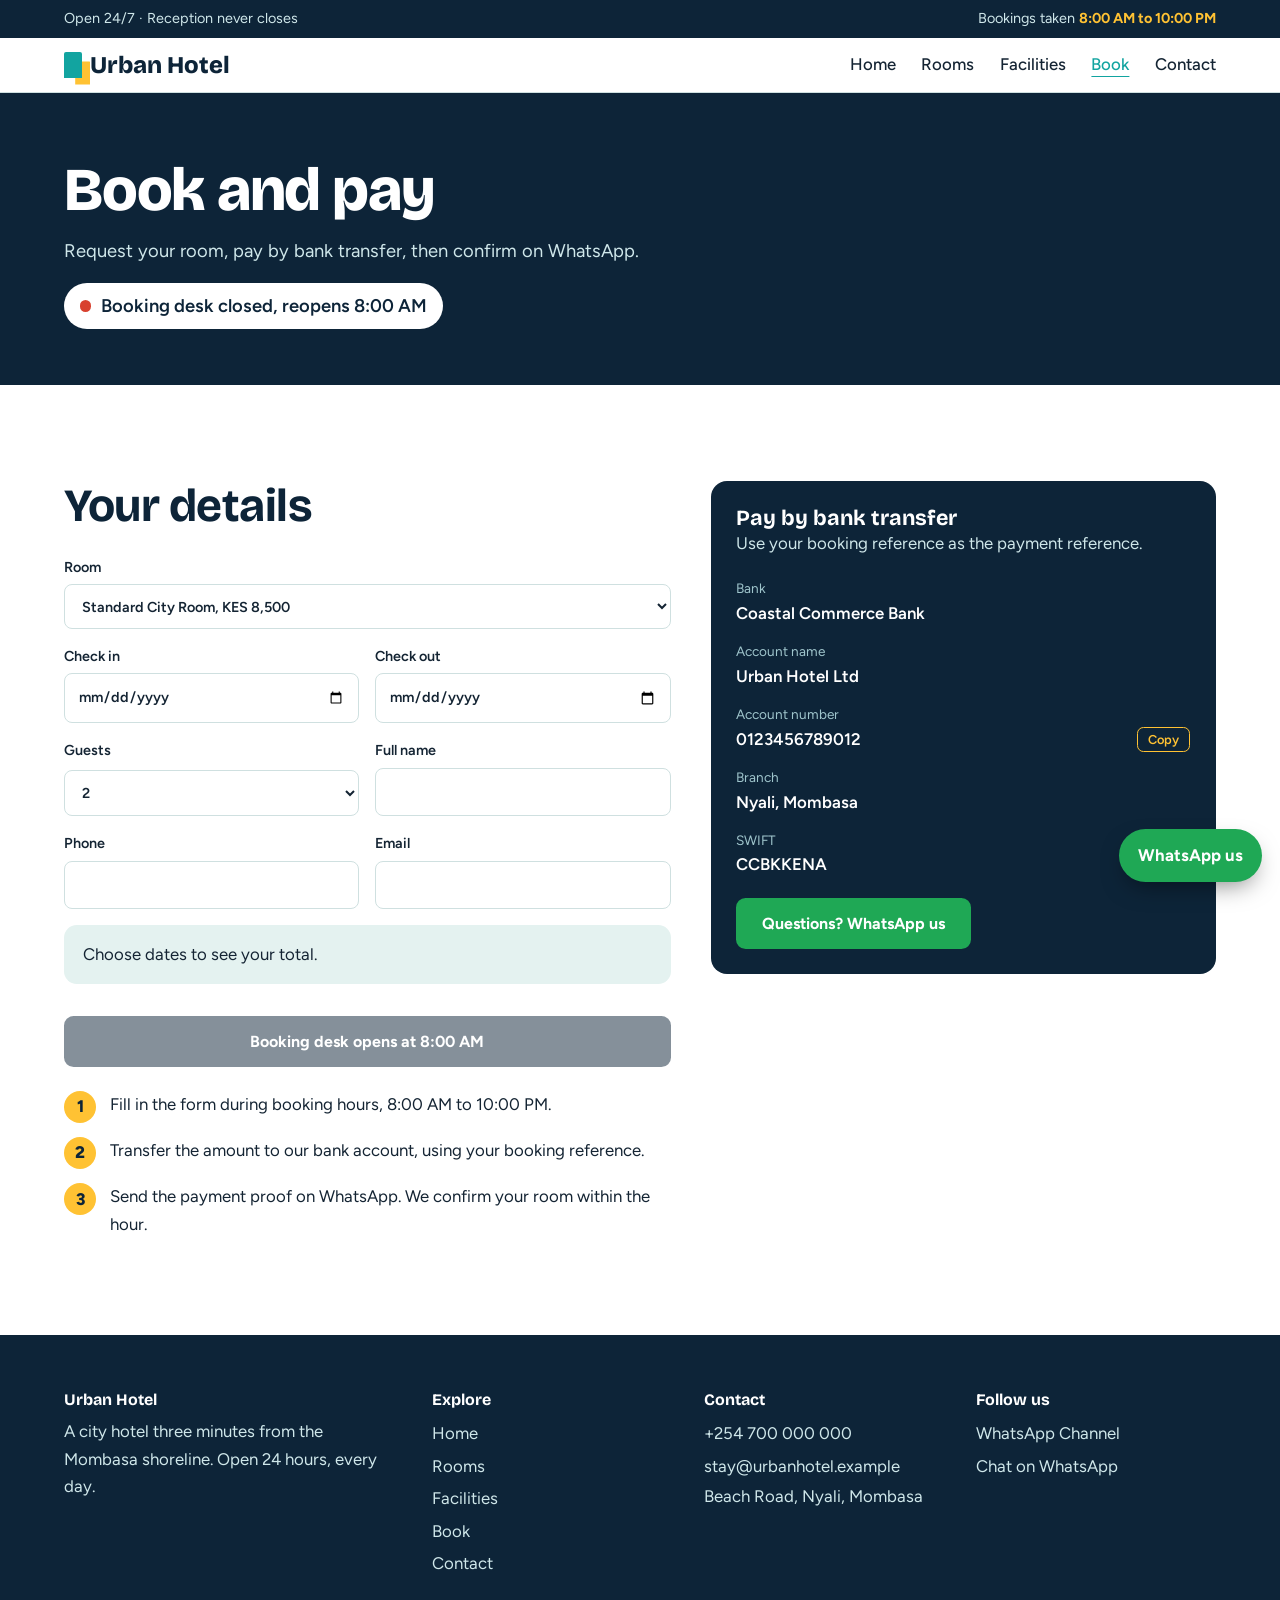
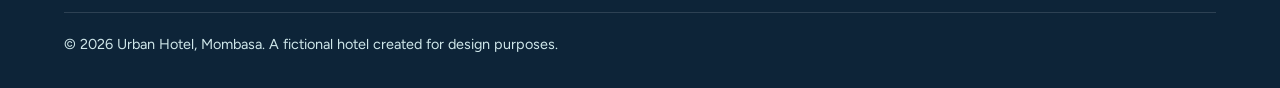
<file: booking.html>
<!DOCTYPE html>
<html lang="en"><head><meta charset="utf-8"><meta name="viewport" content="width=device-width, initial-scale=1">
<title>Book and pay | Urban Hotel Mombasa</title><meta name="description" content="Book a room at Urban Hotel and pay by bank transfer. Booking desk 8 AM to 10 PM.">
<link rel="preconnect" href="https://fonts.googleapis.com"><link rel="preconnect" href="https://fonts.gstatic.com" crossorigin>
<link href="https://fonts.googleapis.com/css2?family=Bricolage+Grotesque:wght@500;700;800&family=Figtree:wght@400;500;600;700&display=swap" rel="stylesheet">
<link rel="stylesheet" href="styles.css"></head><body>
<a class="skip" href="#main">Skip to content</a>
<div class="bar"><span>Open 24/7 · Reception never closes</span><span>Bookings taken <b>8:00 AM to 10:00 PM</b></span></div>
<header class="nav"><a class="logo" href="index.html"><i></i>Urban Hotel</a>
<button class="mbtn" aria-expanded="false" aria-controls="menu">Menu</button>
<nav id="menu" aria-label="Main"><a href="index.html">Home</a><a href="rooms.html">Rooms</a><a href="facilities.html">Facilities</a><a href="booking.html" aria-current="page">Book</a><a href="contact.html">Contact</a></nav></header>
<main id="main"><div class="page-h"><h1>Book and pay</h1><p>Request your room, pay by bank transfer, then confirm on WhatsApp.</p><p style="margin-top:1rem"><span class="status" aria-live="polite"></span></p></div>
<section class="wrap"><div class="bk"><div><h2>Your details</h2>
<form class="f" id="bookform" style="margin-top:1.5rem">
<label class="full">Room<select name="room"><option value="standard">Standard City Room, KES 8,500</option><option value="deluxe">Deluxe Sea-View Room, KES 12,500</option><option value="suite">Executive Suite, KES 21,000</option></select></label>
<label>Check in<input type="date" name="in" required></label><label>Check out<input type="date" name="out" required></label>
<label>Guests<select name="guests"><option>1</option><option selected>2</option><option>3</option><option>4</option></select></label>
<label>Full name<input name="name" autocomplete="name" required></label>
<label>Phone<input name="phone" type="tel" autocomplete="tel" required></label><label>Email<input name="email" type="email" autocomplete="email" required></label>
<div class="sum full" id="sum" aria-live="polite"></div><p class="err full" id="err" role="alert"></p>
<button class="btn dk full" id="submit" type="submit">Request booking</button></form><div id="result" style="margin-top:1.5rem"></div>
<ol class="steps"><li><span>Fill in the form during booking hours, 8:00 AM to 10:00 PM.</span></li><li><span>Transfer the amount to our bank account, using your booking reference.</span></li><li><span>Send the payment proof on WhatsApp. We confirm your room within the hour.</span></li></ol></div>
<aside class="pay" aria-labelledby="pt"><h3 id="pt">Pay by bank transfer</h3><p style="color:#cfe7ea">Use your booking reference as the payment reference.</p>
<!-- DEMO DETAILS: replace with the hotel's real bank account before launch -->
<dl><div><dt>Bank</dt><dd>Coastal Commerce Bank</dd></div><div><dt>Account name</dt><dd>Urban Hotel Ltd</dd></div>
<div><dt>Account number</dt><dd>0123456789012 <button class="cp" type="button" data-copy="0123456789012">Copy</button></dd></div>
<div><dt>Branch</dt><dd>Nyali, Mombasa</dd></div><div><dt>SWIFT</dt><dd>CCBKKENA</dd></div></dl>
<a class="btn wa" target="_blank" rel="noopener" href="https://wa.me/254700000000?text=Hello%20Urban%20Hotel%2C%20I%20need%20help%20with%20a%20booking">Questions? WhatsApp us</a></aside></div></section></main>
<footer class="foot"><div class="g"><div><h3>Urban Hotel</h3><p>A city hotel three minutes from the Mombasa shoreline. Open 24 hours, every day.</p></div>
<div><h3>Explore</h3><a href="index.html">Home</a><a href="rooms.html">Rooms</a><a href="facilities.html">Facilities</a><a href="booking.html">Book</a><a href="contact.html">Contact</a></div>
<div><h3>Contact</h3><a href="tel:+254700000000">+254 700 000 000</a><a href="mailto:stay@urbanhotel.example">stay@urbanhotel.example</a><span>Beach Road, Nyali, Mombasa</span></div>
<div><h3>Follow us</h3><a target="_blank" rel="noopener" href="https://whatsapp.com/channel/REPLACE_WITH_YOUR_CHANNEL_CODE">WhatsApp Channel</a><a target="_blank" rel="noopener" href="https://wa.me/254700000000">Chat on WhatsApp</a></div></div>
<p class="c">© <span class="yr"></span> Urban Hotel, Mombasa. A fictional hotel created for design purposes.</p></footer>
<a class="wfloat" target="_blank" rel="noopener" href="https://wa.me/254700000000?text=Hello%20Urban%20Hotel">WhatsApp us</a>
<script src="script.js"></script></body></html>
</file>
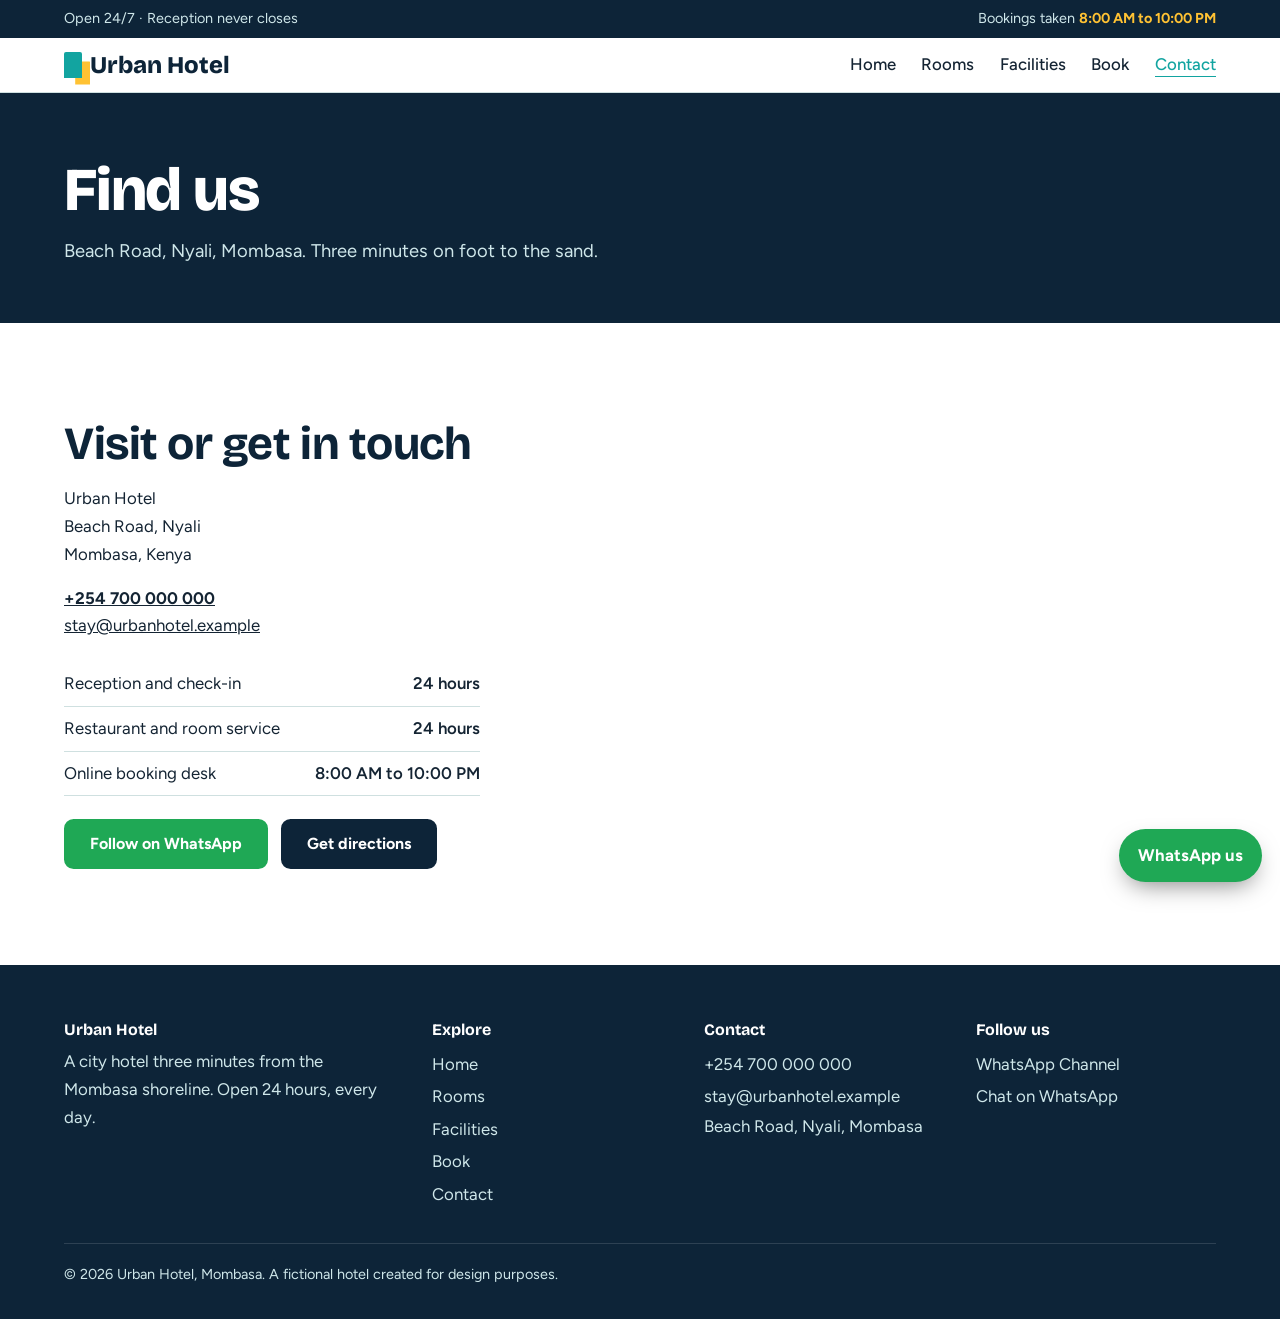
<file: contact.html>
<!DOCTYPE html>
<html lang="en"><head><meta charset="utf-8"><meta name="viewport" content="width=device-width, initial-scale=1">
<title>Find us | Urban Hotel Mombasa</title><meta name="description" content="Urban Hotel, Beach Road, Nyali, Mombasa. Map, phone, hours and WhatsApp.">
<link rel="preconnect" href="https://fonts.googleapis.com"><link rel="preconnect" href="https://fonts.gstatic.com" crossorigin>
<link href="https://fonts.googleapis.com/css2?family=Bricolage+Grotesque:wght@500;700;800&family=Figtree:wght@400;500;600;700&display=swap" rel="stylesheet">
<link rel="stylesheet" href="styles.css"></head><body>
<a class="skip" href="#main">Skip to content</a>
<div class="bar"><span>Open 24/7 · Reception never closes</span><span>Bookings taken <b>8:00 AM to 10:00 PM</b></span></div>
<header class="nav"><a class="logo" href="index.html"><i></i>Urban Hotel</a>
<button class="mbtn" aria-expanded="false" aria-controls="menu">Menu</button>
<nav id="menu" aria-label="Main"><a href="index.html">Home</a><a href="rooms.html">Rooms</a><a href="facilities.html">Facilities</a><a href="booking.html">Book</a><a href="contact.html" aria-current="page">Contact</a></nav></header>
<main id="main"><div class="page-h"><h1>Find us</h1><p>Beach Road, Nyali, Mombasa. Three minutes on foot to the sand.</p></div>
<section class="wrap"><div class="row2" style="align-items:stretch"><div><h2>Visit or get in touch</h2><address style="font-style:normal;margin:1rem 0">Urban Hotel<br>Beach Road, Nyali<br>Mombasa, Kenya</address>
<p><a href="tel:+254700000000"><b>+254 700 000 000</b></a><br><a href="mailto:stay@urbanhotel.example">stay@urbanhotel.example</a></p>
<table style="margin:1.4rem 0"><tr><td>Reception and check-in</td><td>24 hours</td></tr><tr><td>Restaurant and room service</td><td>24 hours</td></tr><tr><td>Online booking desk</td><td>8:00 AM to 10:00 PM</td></tr></table>
<div style="display:flex;gap:.8rem;flex-wrap:wrap"><a class="btn wa" target="_blank" rel="noopener" href="https://whatsapp.com/channel/REPLACE_WITH_YOUR_CHANNEL_CODE">Follow on WhatsApp</a><a class="btn dk" target="_blank" rel="noopener" href="https://www.google.com/maps/search/?api=1&query=Nyali+Beach+Mombasa">Get directions</a></div></div>
<div class="map"><iframe title="Map showing Urban Hotel's location near Nyali Beach, Mombasa" loading="lazy" src="https://maps.google.com/maps?q=Nyali+Beach+Mombasa+Kenya&z=15&output=embed"></iframe></div></div></section></main>
<footer class="foot"><div class="g"><div><h3>Urban Hotel</h3><p>A city hotel three minutes from the Mombasa shoreline. Open 24 hours, every day.</p></div>
<div><h3>Explore</h3><a href="index.html">Home</a><a href="rooms.html">Rooms</a><a href="facilities.html">Facilities</a><a href="booking.html">Book</a><a href="contact.html">Contact</a></div>
<div><h3>Contact</h3><a href="tel:+254700000000">+254 700 000 000</a><a href="mailto:stay@urbanhotel.example">stay@urbanhotel.example</a><span>Beach Road, Nyali, Mombasa</span></div>
<div><h3>Follow us</h3><a target="_blank" rel="noopener" href="https://whatsapp.com/channel/REPLACE_WITH_YOUR_CHANNEL_CODE">WhatsApp Channel</a><a target="_blank" rel="noopener" href="https://wa.me/254700000000">Chat on WhatsApp</a></div></div>
<p class="c">© <span class="yr"></span> Urban Hotel, Mombasa. A fictional hotel created for design purposes.</p></footer>
<a class="wfloat" target="_blank" rel="noopener" href="https://wa.me/254700000000?text=Hello%20Urban%20Hotel">WhatsApp us</a>
<script src="script.js"></script></body></html>
</file>
<file: styles.css>
:root{--navy:#0d2438;--lagoon:#12a4a0;--glass:#e4f2f0;--sun:#ffc233;--mag:#c2185b;--ink:#142433;--mute:#4d6070;--line:#cfe0e0;
--head:"Bricolage Grotesque",system-ui,sans-serif;--body:"Figtree",system-ui,sans-serif;--pad:clamp(1.25rem,5vw,4.5rem)}
*{box-sizing:border-box;margin:0}html{scroll-behavior:smooth}
body{font:400 1.05rem/1.65 var(--body);color:var(--ink);background:#fff}
img{display:block;max-width:100%}a{color:inherit}
:focus-visible{outline:3px solid var(--sun);outline-offset:3px}
.skip{position:absolute;left:-999px}.skip:focus{left:1rem;top:1rem;background:#fff;padding:.5rem 1rem;z-index:50}
h1,h2,h3{font-family:var(--head);color:var(--navy);line-height:1.1}
h1{font-size:clamp(2.5rem,6vw,5rem);font-weight:800;letter-spacing:-.02em}
h2{font-size:clamp(1.9rem,3.6vw,2.9rem);font-weight:700;letter-spacing:-.01em}
h3{font-size:1.35rem;font-weight:700}
.wrap{padding:clamp(3.5rem,8vw,6rem) var(--pad)}
.narrow{max-width:46rem}.lead{font-size:1.2rem;color:var(--mute);margin-top:.9rem}
 
.bar{background:var(--navy);color:#cfe7ea;font-size:.9rem;padding:.45rem var(--pad);display:flex;justify-content:space-between;gap:1rem;flex-wrap:wrap}
.bar b{color:var(--sun)}
.nav{position:sticky;top:0;z-index:20;display:flex;justify-content:space-between;align-items:center;padding:.8rem var(--pad);background:#fff;border-bottom:1px solid var(--line)}
.logo{font:800 1.5rem var(--head);text-decoration:none;color:var(--navy);display:flex;gap:.5rem;align-items:center}
.logo i{width:1.1rem;height:1.6rem;background:var(--lagoon);border-radius:2px 2px 0 0;box-shadow:.6rem .5rem 0 -.1rem var(--sun)}
#menu{display:flex;gap:1.6rem;align-items:center}#menu a{text-decoration:none;font-weight:500}
#menu a:hover,#menu a[aria-current]{color:var(--lagoon)}
#menu a[aria-current]{text-decoration:underline;text-underline-offset:6px}
.mbtn{display:none;font:inherit;background:none;border:1.5px solid var(--navy);border-radius:.5rem;padding:.3rem .8rem}
 
.btn{display:inline-block;font:700 1rem var(--body);padding:.85rem 1.5rem;border-radius:.6rem;background:var(--sun);color:var(--navy);border:2px solid var(--sun);text-decoration:none;cursor:pointer;transition:transform .15s}
.btn:hover{transform:translateY(-2px)}.btn.alt{background:transparent;color:#fff;border-color:#fff}
.btn.dk{background:var(--navy);color:#fff;border-color:var(--navy)}.btn.wa{background:#1fa855;border-color:#1fa855;color:#fff}
.btn[disabled]{opacity:.5;cursor:not-allowed;transform:none}
 
.hero{position:relative;color:#fff;min-height:82vh;display:flex;align-items:flex-end;padding:6rem var(--pad) 9rem;overflow:hidden;background:var(--navy)}
.hero>img{position:absolute;inset:0;width:100%;height:100%;object-fit:cover}
.hero:before{content:"";position:absolute;inset:0;background:linear-gradient(90deg,rgba(13,36,56,.85),rgba(13,36,56,.15) 70%);z-index:1}
.hero .in{position:relative;z-index:2;max-width:40rem}.hero h1{color:#fff}.hero p{font-size:1.25rem;margin:1.1rem 0 1.8rem}
.hero .row{display:flex;gap:.8rem;flex-wrap:wrap}
.wave{position:absolute;left:0;bottom:-1px;width:200%;height:90px;z-index:2;animation:sway 14s linear infinite}
@keyframes sway{to{transform:translateX(-50%)}}
.page-h{background:var(--navy);color:#fff;padding:4rem var(--pad) 3.5rem}.page-h h1{color:#fff;font-size:clamp(2.2rem,5vw,3.8rem)}.page-h p{color:#cfe7ea;margin-top:.8rem;max-width:40rem;font-size:1.15rem}
 
.quick{margin:-3rem var(--pad) 0;position:relative;z-index:5;background:#fff;border-radius:1rem;padding:1.2rem 1.5rem;box-shadow:0 20px 50px -25px rgba(13,36,56,.5);display:grid;grid-template-columns:repeat(4,1fr);gap:1rem;align-items:end}
.quick label,.f label{display:grid;gap:.3rem;font-weight:600;font-size:.9rem}
input,select,textarea{font:inherit;padding:.7rem .8rem;border:1.5px solid var(--line);border-radius:.5rem;background:#fff;color:var(--ink);width:100%}
 
.facts{display:grid;grid-template-columns:repeat(auto-fit,minmax(14rem,1fr));gap:2rem;margin-top:2.2rem}
.facts div{border-left:4px solid var(--lagoon);padding-left:1rem}.facts b{display:block;font:700 1.15rem var(--head);color:var(--navy)}
.cards{display:grid;grid-template-columns:repeat(auto-fit,minmax(17rem,1fr));gap:1.6rem;margin-top:2.2rem}
.card{border:1px solid var(--line);border-radius:1rem;overflow:hidden;background:#fff}
.card img{aspect-ratio:3/2;object-fit:cover;width:100%}.card .t{padding:1.2rem 1.3rem 1.4rem;display:grid;gap:.5rem}
.price{font:700 1.2rem var(--head);color:var(--mag)}.price small{font:400 .9rem var(--body);color:var(--mute)}
.tint{background:var(--glass)}
.row2{display:grid;grid-template-columns:1fr 1fr;gap:clamp(1.5rem,4vw,4rem);align-items:center}
.row2 img{border-radius:1rem;aspect-ratio:3/2;object-fit:cover;width:100%}.row2.rev>:first-child{order:2}
.list{list-style:none;padding:0;display:grid;gap:.5rem;margin:1rem 0 1.4rem}.list li:before{content:"";display:inline-block;width:.6rem;height:.6rem;background:var(--lagoon);border-radius:50%;margin-right:.7rem}
.rooms-list{display:grid;gap:4rem}
.fgrid{display:grid;grid-template-columns:repeat(auto-fit,minmax(15rem,1fr));gap:1.4rem;margin-top:2rem}
.fgrid div{background:var(--glass);border-radius:.9rem;padding:1.3rem}.fgrid h3{font-size:1.1rem;margin-bottom:.3rem}
 
.wa-box{background:var(--navy);color:#fff;border-radius:1.2rem;padding:clamp(1.8rem,4vw,3rem);display:grid;grid-template-columns:1.3fr 1fr;gap:2rem;align-items:center}
.wa-box h2{color:#fff}.wa-box p{color:#cfe7ea;margin:.7rem 0 0}.wa-box .col{display:grid;gap:.8rem}
 
.status{display:inline-flex;gap:.6rem;align-items:center;padding:.5rem 1rem;border-radius:999px;font-weight:600;background:#fff;color:var(--navy)}
.status:before{content:"";width:.7rem;height:.7rem;border-radius:50%;background:#999}.status.open:before{background:#1fa855}.status.closed:before{background:#d8412f}
.bk{display:grid;grid-template-columns:1.2fr 1fr;gap:2.5rem;align-items:start}
.f{display:grid;grid-template-columns:1fr 1fr;gap:1rem}.f .full{grid-column:1/-1}
.sum{background:var(--glass);border-radius:.8rem;padding:1rem 1.2rem;display:grid;gap:.3rem}.sum b{font:700 1.4rem var(--head);color:var(--navy)}
.err{color:#b3261e;font-weight:600}
.pay{background:var(--navy);color:#fff;border-radius:1rem;padding:1.6rem;position:sticky;top:5.5rem}
.pay h3{color:#fff}.pay dl{display:grid;gap:.8rem;margin:1.2rem 0}.pay dt{font-size:.85rem;color:#9fc5cc}
.pay dd{display:flex;justify-content:space-between;gap:.8rem;font-weight:600;align-items:center;margin:0}
.cp{font:600 .8rem var(--body);background:transparent;border:1.5px solid var(--sun);color:var(--sun);border-radius:.4rem;padding:.25rem .65rem;cursor:pointer}
.steps{list-style:none;padding:0;display:grid;gap:.9rem;counter-reset:s;margin-top:1.4rem}
.steps li{counter-increment:s;display:flex;gap:.9rem}.steps li:before{content:counter(s);flex:none;width:2rem;height:2rem;border-radius:50%;background:var(--sun);color:var(--navy);font-weight:800;display:grid;place-items:center}
.done{background:var(--glass);border:2px solid var(--lagoon);border-radius:1rem;padding:1.5rem;display:grid;gap:.8rem}
.map iframe{width:100%;height:100%;min-height:24rem;border:0;border-radius:1rem}
table{border-collapse:collapse;width:100%;max-width:26rem}td{padding:.5rem 0;border-bottom:1px solid var(--line)}td:last-child{text-align:right;font-weight:600}
.foot{background:var(--navy);color:#cfe7ea;padding:3.5rem var(--pad) 2rem}.foot .g{display:grid;grid-template-columns:1.4fr 1fr 1fr 1fr;gap:2rem}
.foot h3{color:#fff;font-size:1rem;margin-bottom:.6rem}.foot a{display:block;text-decoration:none;padding:.15rem 0}.foot a:hover{color:var(--sun)}
.foot .c{margin-top:2rem;padding-top:1.2rem;border-top:1px solid #ffffff22;font-size:.9rem}
.wfloat{position:fixed;right:1.1rem;bottom:1.1rem;z-index:30;background:#1fa855;color:#fff;text-decoration:none;font-weight:700;padding:.8rem 1.2rem;border-radius:999px;box-shadow:0 10px 25px -8px rgba(0,0,0,.5)}
@media(max-width:860px){.mbtn{display:block}#menu{display:none;position:absolute;top:100%;left:0;right:0;background:#fff;flex-direction:column;align-items:flex-start;padding:1rem var(--pad) 1.5rem;border-bottom:1px solid var(--line)}#menu.open{display:flex}
.quick,.row2,.bk,.wa-box,.foot .g{grid-template-columns:1fr}.row2.rev>:first-child{order:0}.pay{position:static}.f{grid-template-columns:1fr}}
@media(prefers-reduced-motion:reduce){*{animation:none!important;transition:none!important;scroll-behavior:auto!important}}
</file>
